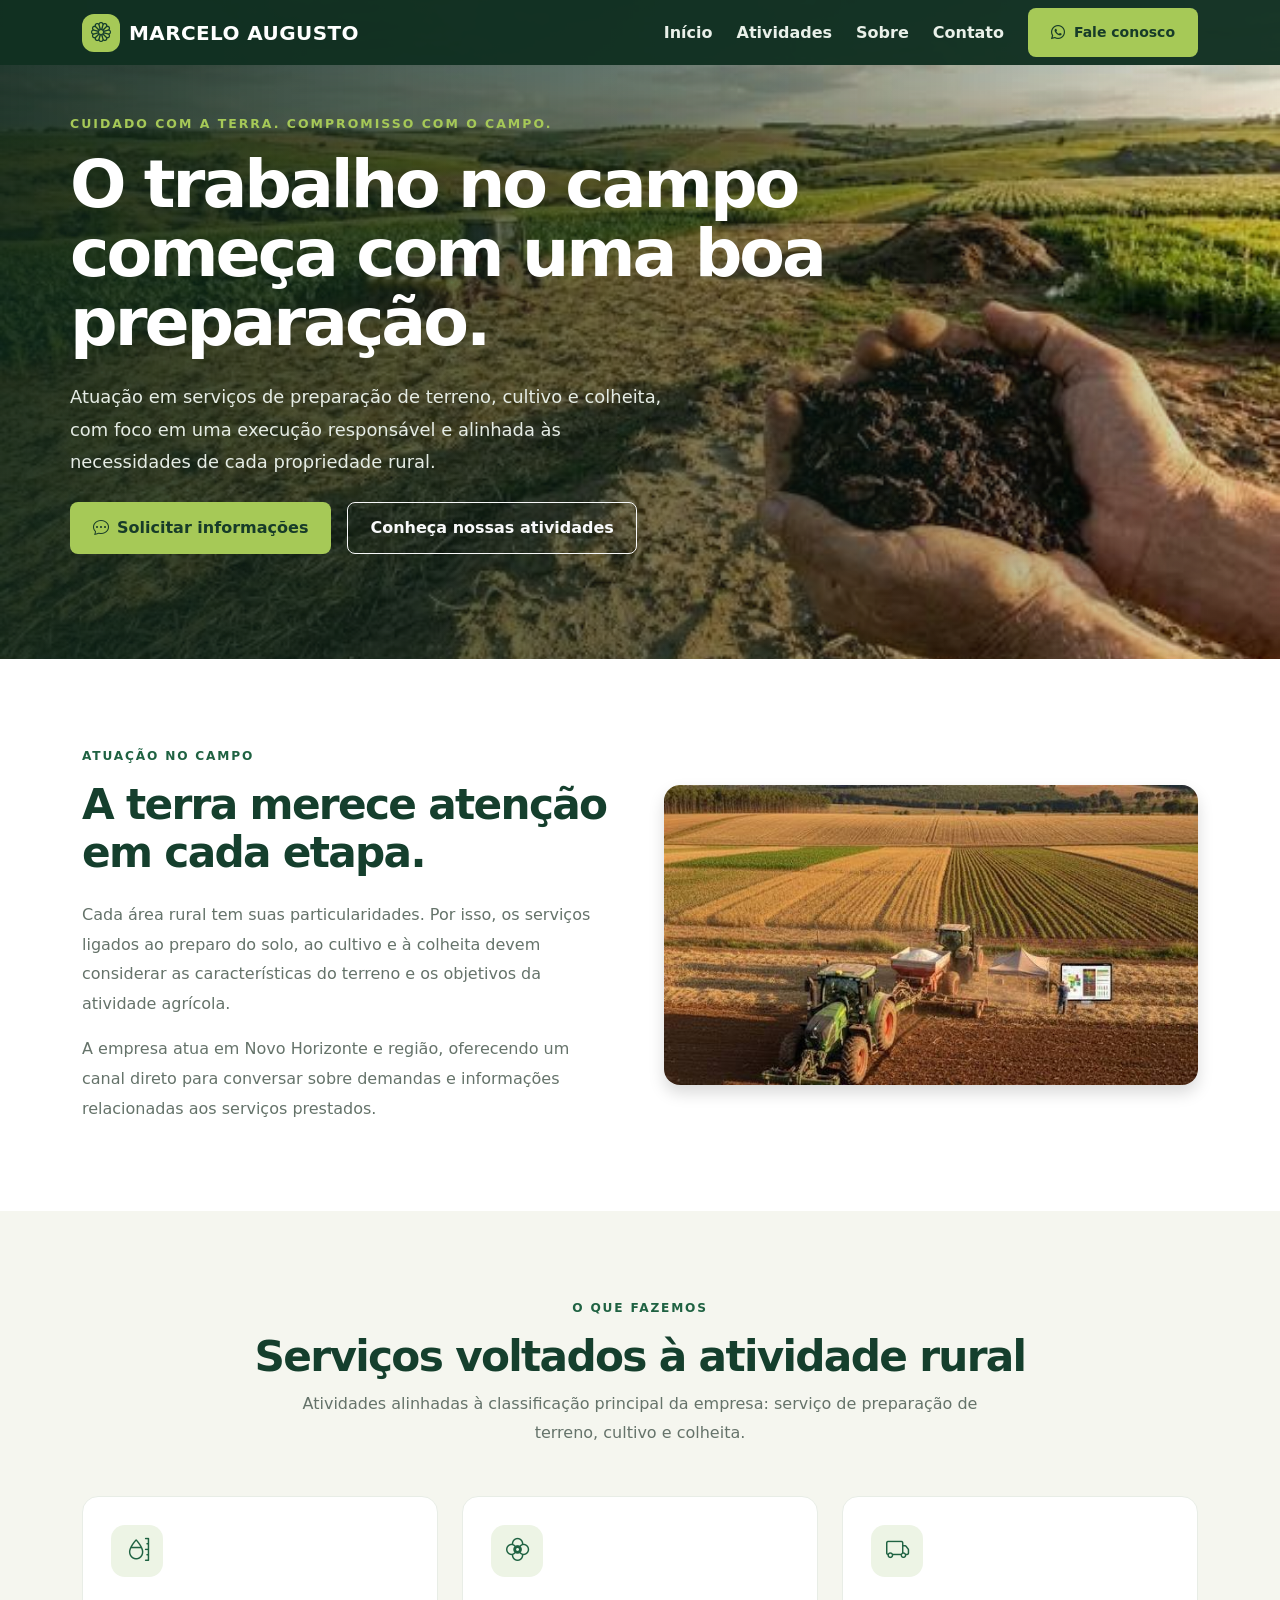
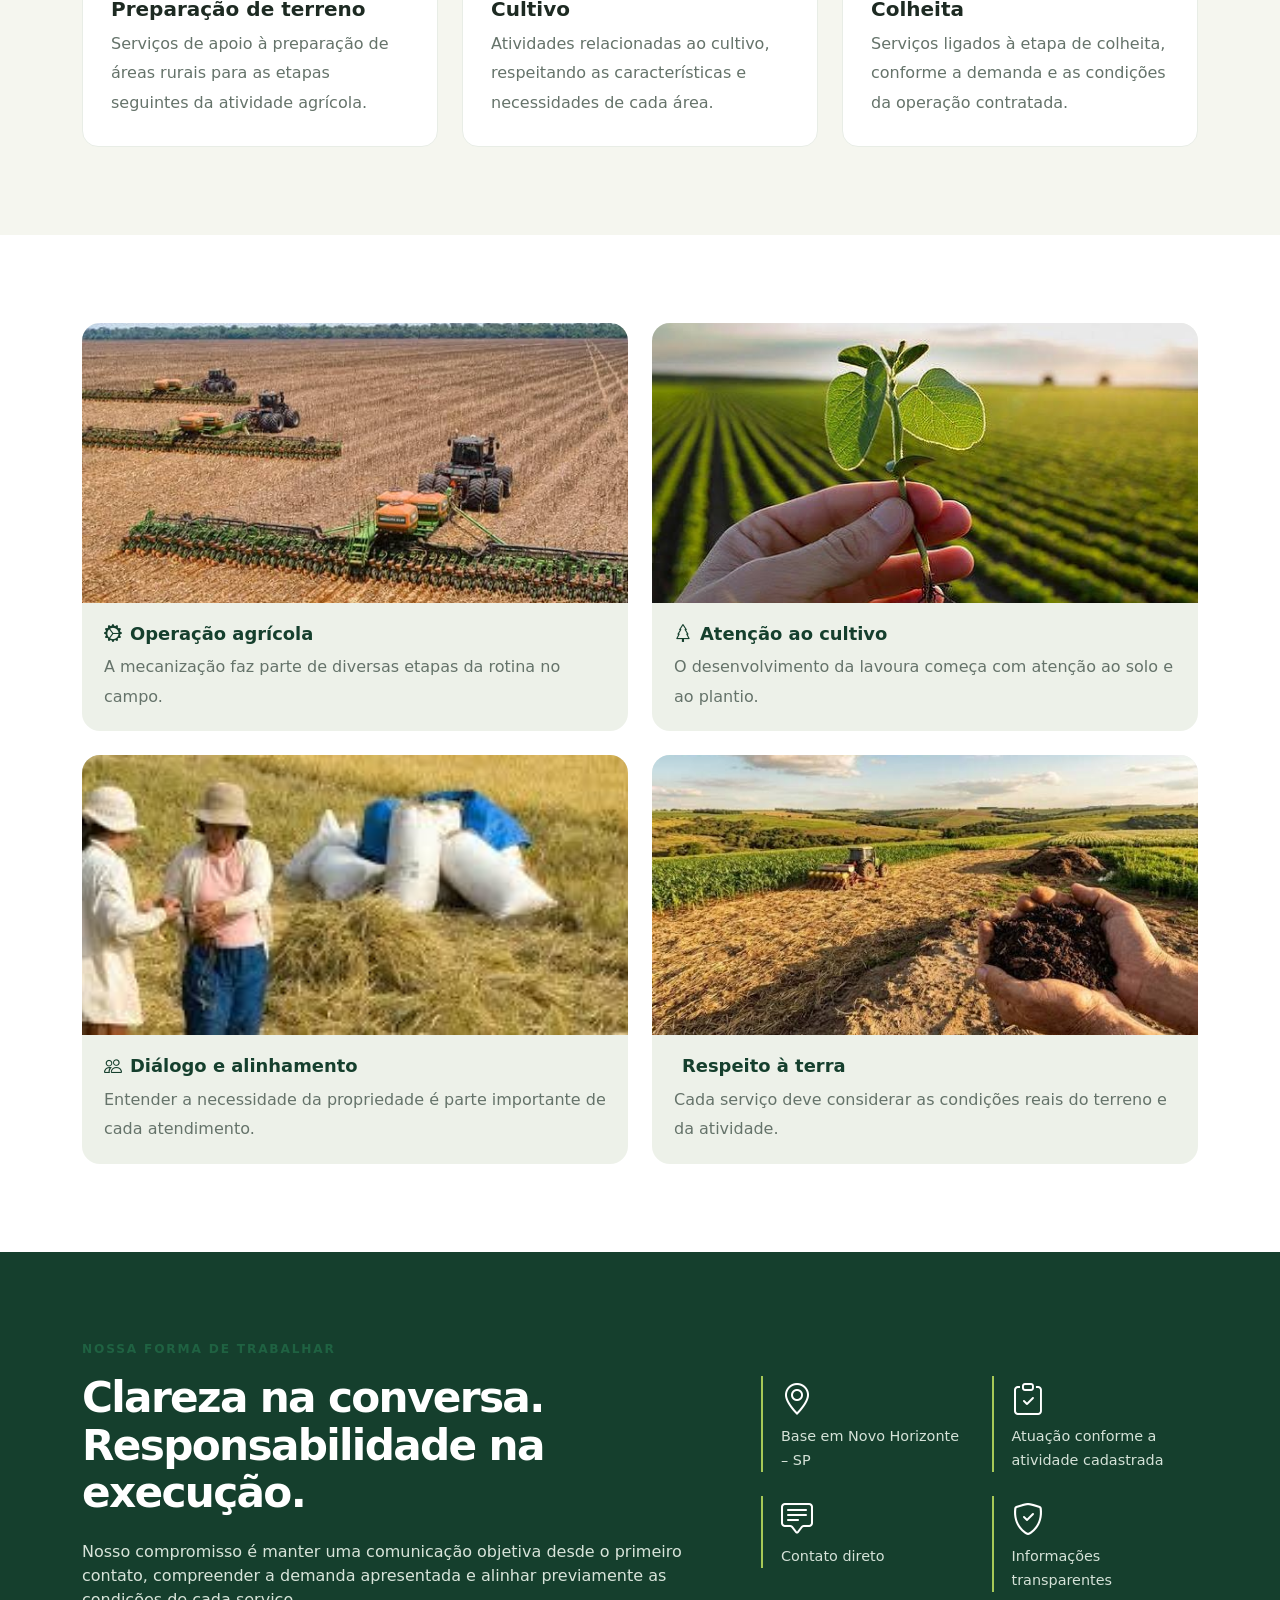
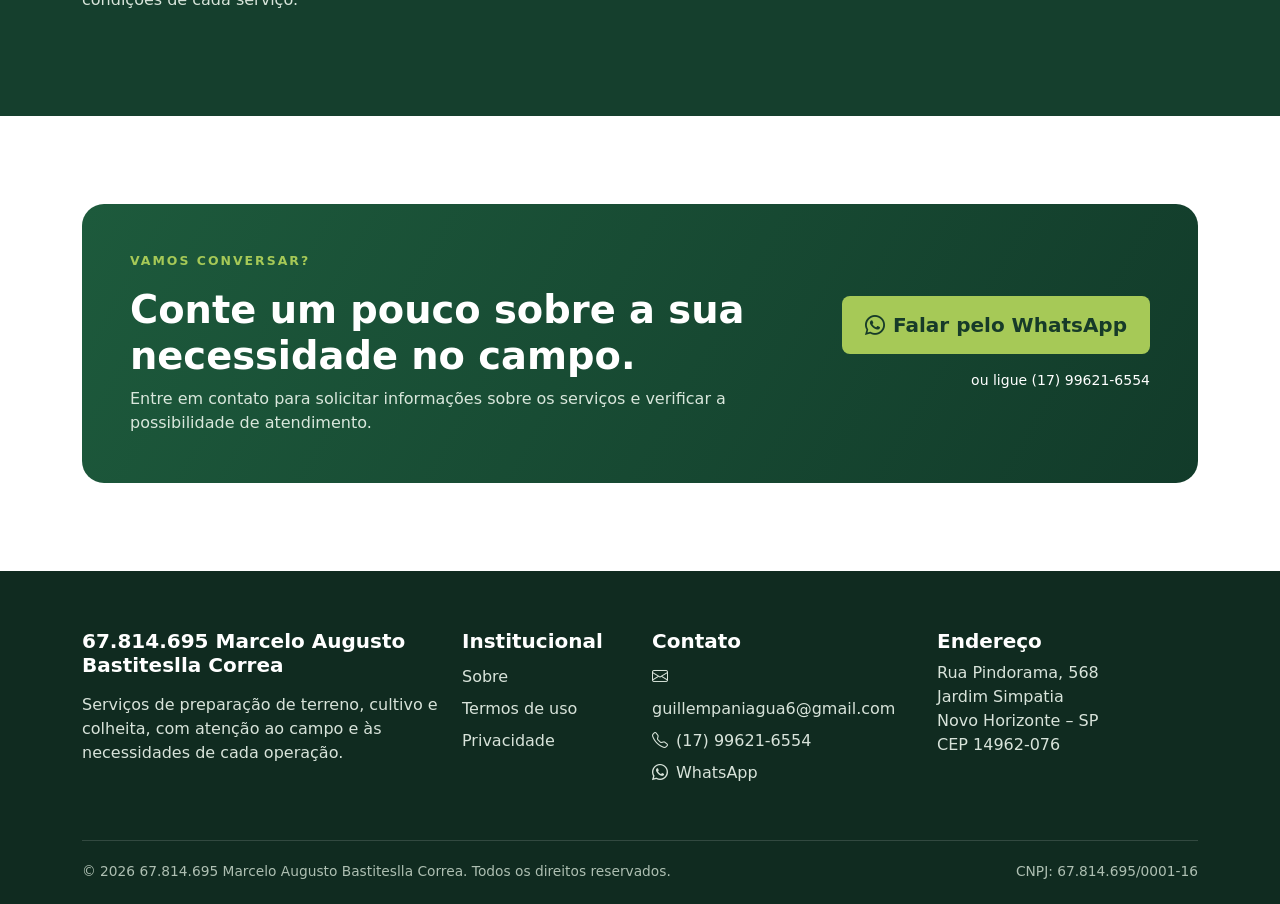
<file: index.html>
<!doctype html>
<html lang="pt-BR"><head>
<meta charset="utf-8"><meta name="viewport" content="width=device-width, initial-scale=1">
<meta name="theme-color" content="#153f2d">
<link href="https://cdn.jsdelivr.net/npm/bootstrap@5.3.3/dist/css/bootstrap.min.css" rel="stylesheet">
<link rel="stylesheet" href="https://cdn.jsdelivr.net/npm/bootstrap-icons@1.11.3/font/bootstrap-icons.min.css">
<link rel="stylesheet" href="styles.css">

<title>67.814.695 Marcelo Augusto Bastiteslla Correa | Serviços para o campo</title>
<meta name="description" content="Serviços de preparação de terreno, cultivo e colheita em Novo Horizonte, São Paulo. Entre em contato com Marcelo Augusto.">
</head><body>
<nav class="navbar navbar-expand-lg navbar-dark fixed-top">
 <div class="container"><a class="navbar-brand d-flex align-items-center" href="index.html"><span class="brand-mark"><i class="bi bi-flower1"></i></span>MARCELO AUGUSTO</a>
 <button class="navbar-toggler" type="button" data-bs-toggle="collapse" data-bs-target="#mainNav" aria-label="Abrir menu"><span class="navbar-toggler-icon"></span></button>
 <div class="collapse navbar-collapse" id="mainNav"><ul class="navbar-nav ms-auto align-items-lg-center gap-lg-2">
 <li class="nav-item"><a class="nav-link" href="index.html#inicio">Início</a></li><li class="nav-item"><a class="nav-link" href="index.html#servicos">Atividades</a></li><li class="nav-item"><a class="nav-link" href="sobre.html">Sobre</a></li><li class="nav-item"><a class="nav-link" href="index.html#contato">Contato</a></li>
 <li class="nav-item ms-lg-2"><a class="btn btn-field btn-sm" href="https://wa.me/5517996216554" target="_blank" rel="noopener"><i class="bi bi-whatsapp me-1"></i> Fale conosco</a></li>
 </ul></div></div></nav>

<main>
<section class="hero" id="inicio"><div class="container hero-content"><div class="eyebrow mb-3">Cuidado com a terra. Compromisso com o campo.</div><h1>O trabalho no campo começa com uma boa preparação.</h1><p class="mt-4 mb-4">Atuação em serviços de preparação de terreno, cultivo e colheita, com foco em uma execução responsável e alinhada às necessidades de cada propriedade rural.</p><div class="d-flex flex-wrap gap-3"><a class="btn btn-field" href="#contato"><i class="bi bi-chat-dots me-2"></i>Solicitar informações</a><a class="btn btn-outline-light" href="#servicos">Conheça nossas atividades</a></div></div></section>
<section class="section-pad"><div class="container"><div class="row align-items-center g-5"><div class="col-lg-6"><div class="section-kicker mb-3">Atuação no campo</div><h2 class="section-title mb-4">A terra merece atenção em cada etapa.</h2><p class="lead-copy">Cada área rural tem suas particularidades. Por isso, os serviços ligados ao preparo do solo, ao cultivo e à colheita devem considerar as características do terreno e os objetivos da atividade agrícola.</p><p class="lead-copy mb-0">A empresa atua em Novo Horizonte e região, oferecendo um canal direto para conversar sobre demandas e informações relacionadas aos serviços prestados.</p></div><div class="col-lg-6"><img src="assets/preparo-terra.jpg" class="img-fluid rounded-4 shadow" alt="Trabalho de preparação de área agrícola"></div></div></div></section>
<section class="section-pad" id="servicos" style="background:var(--cream)"><div class="container"><div class="text-center mb-5"><div class="section-kicker mb-3">O que fazemos</div><h2 class="section-title">Serviços voltados à atividade rural</h2><p class="lead-copy mx-auto" style="max-width:700px">Atividades alinhadas à classificação principal da empresa: serviço de preparação de terreno, cultivo e colheita.</p></div><div class="row g-4">
<div class="col-md-4"><article class="feature-card"><div class="icon-box"><i class="bi bi-moisture"></i></div><h3 class="h5 fw-bold">Preparação de terreno</h3><p class="lead-copy mb-0">Serviços de apoio à preparação de áreas rurais para as etapas seguintes da atividade agrícola.</p></article></div>
<div class="col-md-4"><article class="feature-card"><div class="icon-box"><i class="bi bi-flower2"></i></div><h3 class="h5 fw-bold">Cultivo</h3><p class="lead-copy mb-0">Atividades relacionadas ao cultivo, respeitando as características e necessidades de cada área.</p></article></div>
<div class="col-md-4"><article class="feature-card"><div class="icon-box"><i class="bi bi-truck"></i></div><h3 class="h5 fw-bold">Colheita</h3><p class="lead-copy mb-0">Serviços ligados à etapa de colheita, conforme a demanda e as condições da operação contratada.</p></article></div>
</div></div></section>
<section class="section-pad"><div class="container"><div class="row g-4 align-items-stretch">
<div class="col-lg-6"><div class="photo-card"><img src="assets/plantio-mecanizado.jpg" alt="Máquinas agrícolas realizando plantio no campo"><div class="photo-caption"><h3><i class="bi bi-gear-wide-connected me-2"></i>Operação agrícola</h3><p class="lead-copy mb-0">A mecanização faz parte de diversas etapas da rotina no campo.</p></div></div></div>
<div class="col-lg-6"><div class="photo-card"><img src="assets/muda-soja.jpg" alt="Muda jovem de soja em área cultivada"><div class="photo-caption"><h3><i class="bi bi-tree me-2"></i>Atenção ao cultivo</h3><p class="lead-copy mb-0">O desenvolvimento da lavoura começa com atenção ao solo e ao plantio.</p></div></div></div>
<div class="col-lg-6"><div class="photo-card"><img src="assets/orientacao-no-campo.jpg" alt="Profissionais conversando em uma área rural"><div class="photo-caption"><h3><i class="bi bi-people me-2"></i>Diálogo e alinhamento</h3><p class="lead-copy mb-0">Entender a necessidade da propriedade é parte importante de cada atendimento.</p></div></div></div>
<div class="col-lg-6"><div class="photo-card"><img src="assets/campo-solo.jpg" alt="Solo agrícola nas mãos em uma propriedade rural"><div class="photo-caption"><h3><i class="bi bi-leaf me-2"></i>Respeito à terra</h3><p class="lead-copy mb-0">Cada serviço deve considerar as condições reais do terreno e da atividade.</p></div></div></div>
</div></div></section>
<section class="band section-pad"><div class="container"><div class="row align-items-center g-5"><div class="col-lg-7"><div class="section-kicker mb-3">Nossa forma de trabalhar</div><h2 class="section-title mb-4">Clareza na conversa. Responsabilidade na execução.</h2><p>Nosso compromisso é manter uma comunicação objetiva desde o primeiro contato, compreender a demanda apresentada e alinhar previamente as condições de cada serviço.</p></div><div class="col-lg-5"><div class="row g-4"><div class="col-6"><div class="stat"><strong><i class="bi bi-geo-alt"></i></strong><span>Base em Novo Horizonte – SP</span></div></div><div class="col-6"><div class="stat"><strong><i class="bi bi-clipboard-check"></i></strong><span>Atuação conforme a atividade cadastrada</span></div></div><div class="col-6"><div class="stat"><strong><i class="bi bi-chat-square-text"></i></strong><span>Contato direto</span></div></div><div class="col-6"><div class="stat"><strong><i class="bi bi-shield-check"></i></strong><span>Informações transparentes</span></div></div></div></div></div></div></section>
<section class="section-pad" id="contato"><div class="container"><div class="cta"><div class="row align-items-center g-4"><div class="col-lg-8"><div class="eyebrow mb-3">Vamos conversar?</div><h2>Conte um pouco sobre a sua necessidade no campo.</h2><p class="mb-0">Entre em contato para solicitar informações sobre os serviços e verificar a possibilidade de atendimento.</p></div><div class="col-lg-4 text-lg-end"><a class="btn btn-field btn-lg" href="https://wa.me/5517996216554?text=Ol%C3%A1%2C%20gostaria%20de%20mais%20informa%C3%A7%C3%B5es%20sobre%20os%20servi%C3%A7os." target="_blank" rel="noopener"><i class="bi bi-whatsapp me-2"></i>Falar pelo WhatsApp</a><div class="small mt-3">ou ligue (17) 99621-6554</div></div></div></div></div></section>
</main>
<footer><div class="container"><div class="row g-4">
 <div class="col-lg-4"><h5>67.814.695 Marcelo Augusto Bastiteslla Correa</h5><p class="mt-3">Serviços de preparação de terreno, cultivo e colheita, com atenção ao campo e às necessidades de cada operação.</p></div>
 <div class="col-6 col-lg-2"><h5>Institucional</h5><ul class="list-unstyled lh-lg"><li><a href="sobre.html">Sobre</a></li><li><a href="termos-de-uso.html">Termos de uso</a></li><li><a href="politica-de-privacidade.html">Privacidade</a></li></ul></div>
 <div class="col-6 col-lg-3"><h5>Contato</h5><ul class="list-unstyled lh-lg"><li><i class="bi bi-envelope me-2"></i><a href="mailto:guillempaniagua6@gmail.com">guillempaniagua6@gmail.com</a></li><li><i class="bi bi-telephone me-2"></i><a href="tel:+5517996216554">(17) 99621-6554</a></li><li><i class="bi bi-whatsapp me-2"></i><a href="https://wa.me/5517996216554" target="_blank" rel="noopener">WhatsApp</a></li></ul></div>
 <div class="col-lg-3"><h5>Endereço</h5><p>Rua Pindorama, 568<br>Jardim Simpatia<br>Novo Horizonte – SP<br>CEP 14962-076</p></div>
 </div><div class="footer-bottom d-flex flex-column flex-md-row justify-content-between gap-2"><span>© 2026 67.814.695 Marcelo Augusto Bastiteslla Correa. Todos os direitos reservados.</span><span>CNPJ: 67.814.695/0001-16</span></div></div></footer>
<script src="https://cdn.jsdelivr.net/npm/bootstrap@5.3.3/dist/js/bootstrap.bundle.min.js"></script>
</body></html>
</file>
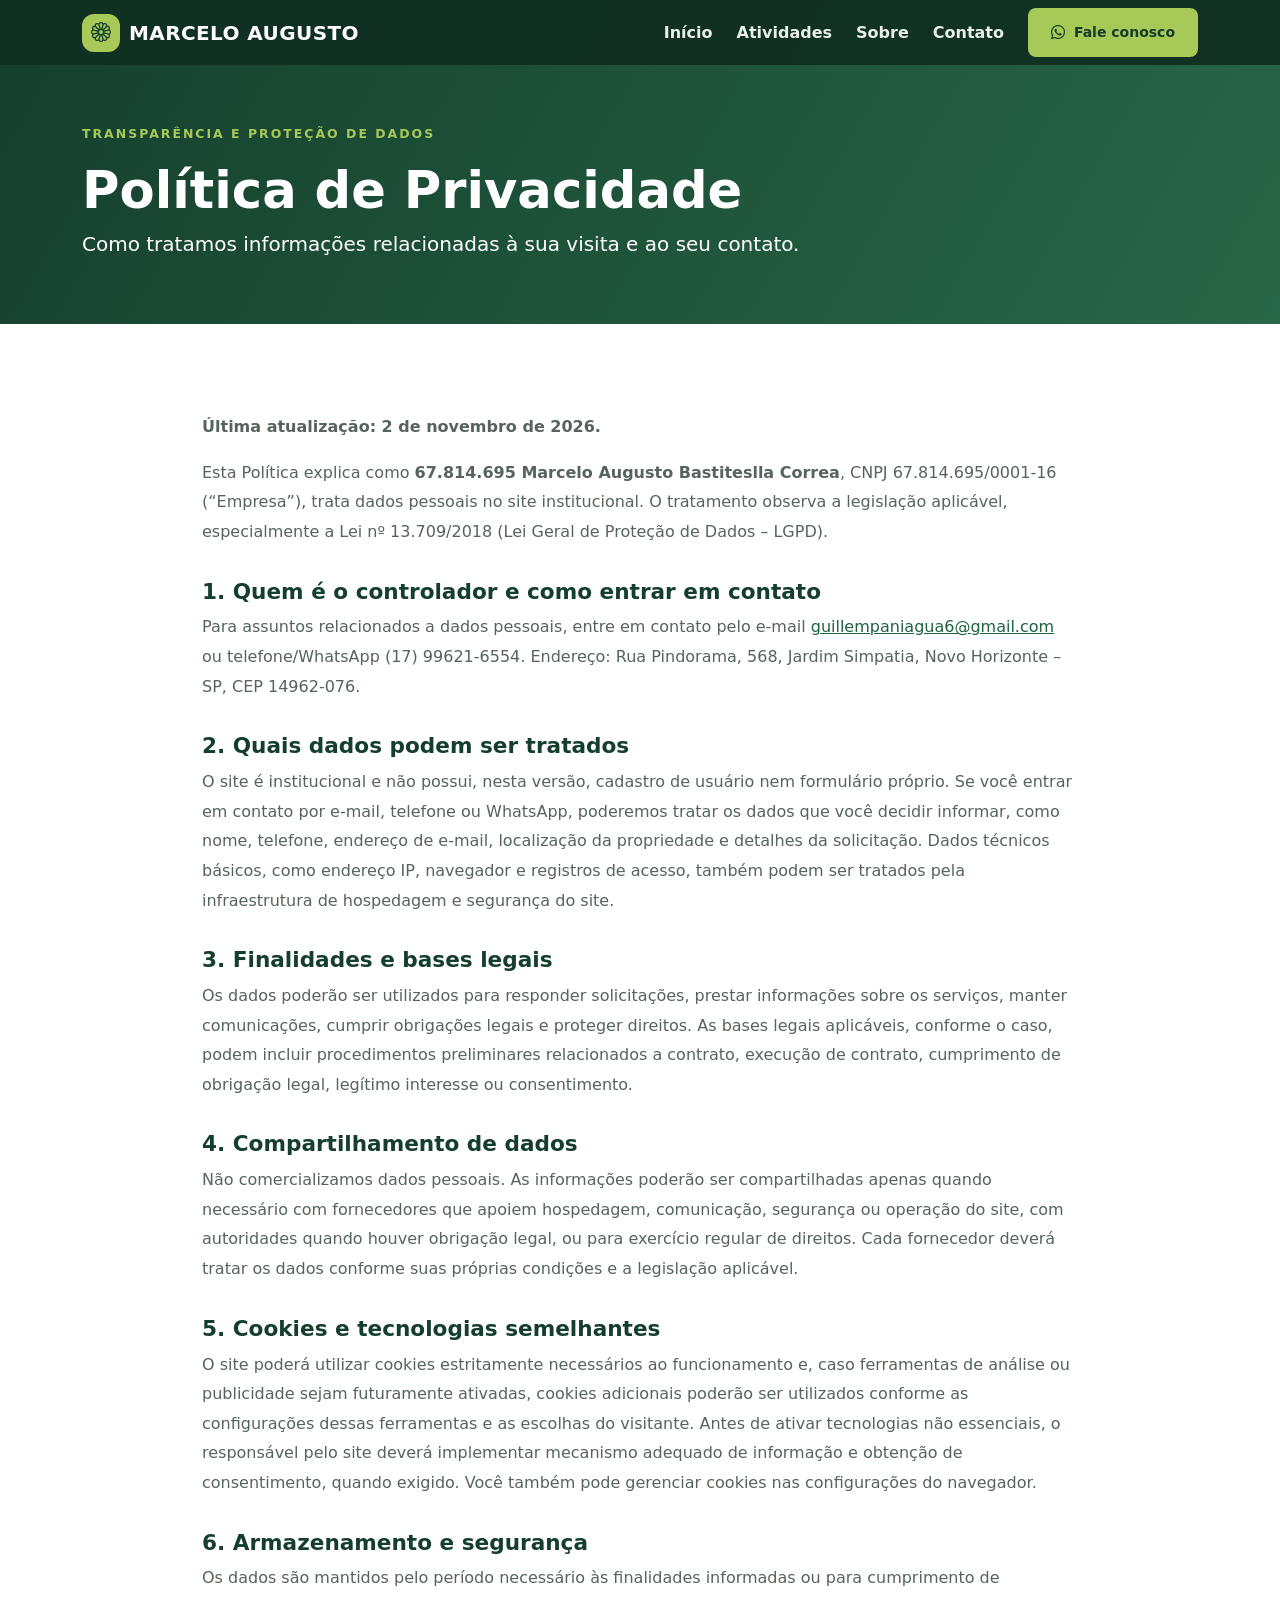
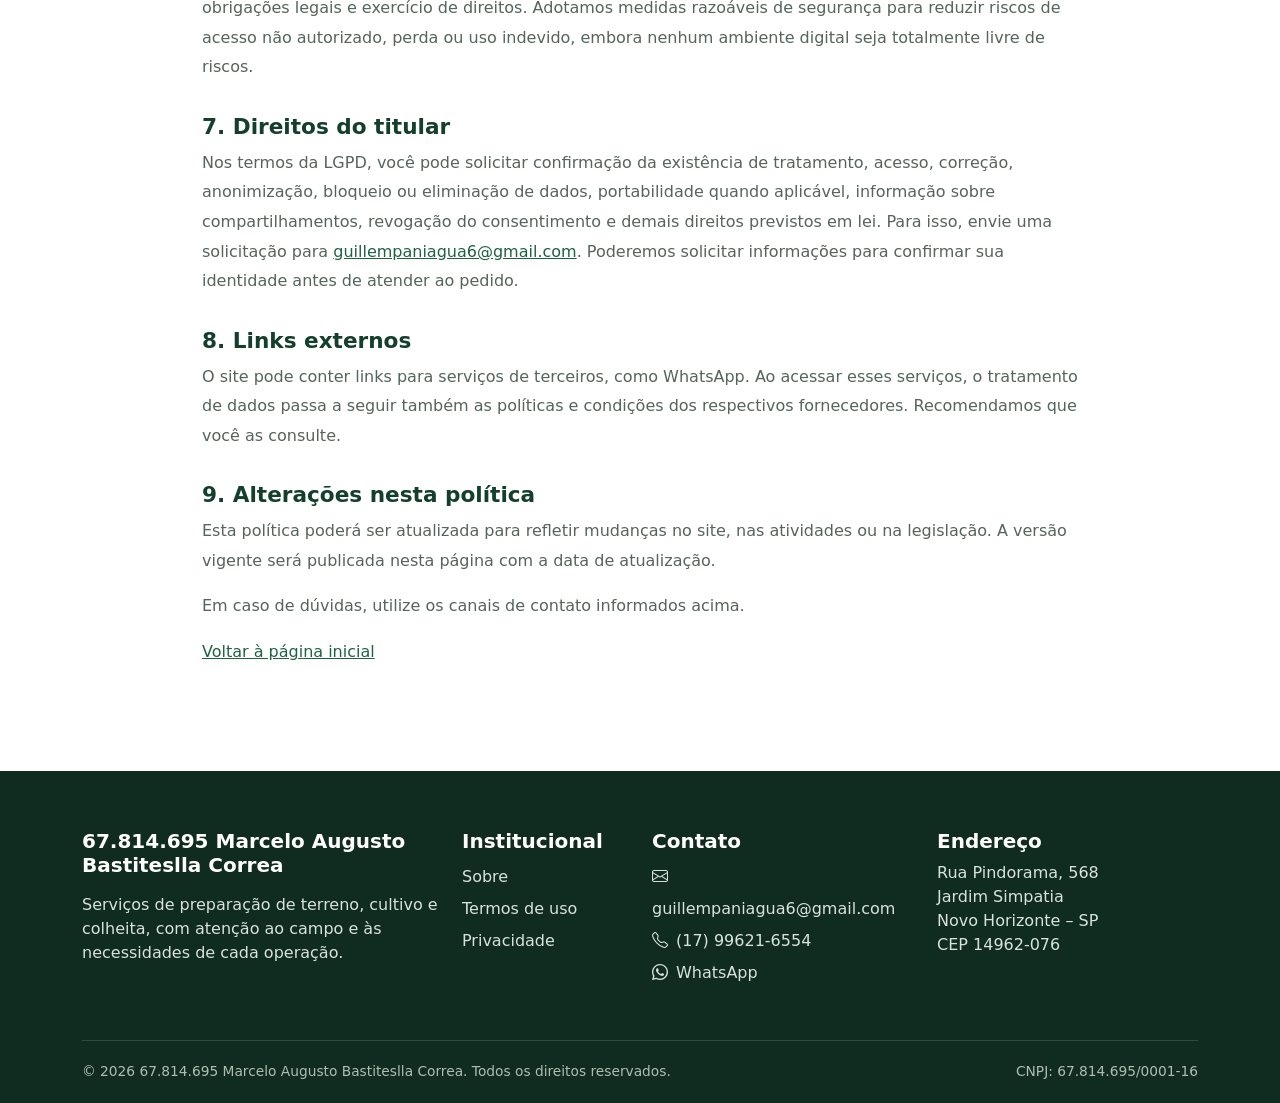
<file: politica-de-privacidade.html>
<!doctype html><html lang="pt-BR"><head>
<meta charset="utf-8"><meta name="viewport" content="width=device-width, initial-scale=1">
<meta name="theme-color" content="#153f2d">
<link href="https://cdn.jsdelivr.net/npm/bootstrap@5.3.3/dist/css/bootstrap.min.css" rel="stylesheet">
<link rel="stylesheet" href="https://cdn.jsdelivr.net/npm/bootstrap-icons@1.11.3/font/bootstrap-icons.min.css">
<link rel="stylesheet" href="styles.css">
<title>Política de Privacidade | 67.814.695 Marcelo Augusto Bastiteslla Correa</title><meta name="description" content="Política de Privacidade e tratamento de dados pessoais do site."></head><body>
<nav class="navbar navbar-expand-lg navbar-dark fixed-top">
 <div class="container"><a class="navbar-brand d-flex align-items-center" href="index.html"><span class="brand-mark"><i class="bi bi-flower1"></i></span>MARCELO AUGUSTO</a>
 <button class="navbar-toggler" type="button" data-bs-toggle="collapse" data-bs-target="#mainNav" aria-label="Abrir menu"><span class="navbar-toggler-icon"></span></button>
 <div class="collapse navbar-collapse" id="mainNav"><ul class="navbar-nav ms-auto align-items-lg-center gap-lg-2">
 <li class="nav-item"><a class="nav-link" href="index.html#inicio">Início</a></li><li class="nav-item"><a class="nav-link" href="index.html#servicos">Atividades</a></li><li class="nav-item"><a class="nav-link" href="sobre.html">Sobre</a></li><li class="nav-item"><a class="nav-link" href="index.html#contato">Contato</a></li>
 <li class="nav-item ms-lg-2"><a class="btn btn-field btn-sm" href="https://wa.me/5517996216554" target="_blank" rel="noopener"><i class="bi bi-whatsapp me-1"></i> Fale conosco</a></li>
 </ul></div></div></nav>

<header class="page-hero"><div class="container"><div class="eyebrow mb-3">Transparência e proteção de dados</div><h1>Política de Privacidade</h1><p class="lead mb-0">Como tratamos informações relacionadas à sua visita e ao seu contato.</p></div></header>
<main class="section-pad"><div class="container legal-content"><p><strong>Última atualização: 2 de novembro de 2026.</strong></p><p>Esta Política explica como <strong>67.814.695 Marcelo Augusto Bastiteslla Correa</strong>, CNPJ 67.814.695/0001-16 (“Empresa”), trata dados pessoais no site institucional. O tratamento observa a legislação aplicável, especialmente a Lei nº 13.709/2018 (Lei Geral de Proteção de Dados – LGPD).</p>
<h2>1. Quem é o controlador e como entrar em contato</h2><p>Para assuntos relacionados a dados pessoais, entre em contato pelo e-mail <a href="mailto:guillempaniagua6@gmail.com">guillempaniagua6@gmail.com</a> ou telefone/WhatsApp (17) 99621-6554. Endereço: Rua Pindorama, 568, Jardim Simpatia, Novo Horizonte – SP, CEP 14962-076.</p>
<h2>2. Quais dados podem ser tratados</h2><p>O site é institucional e não possui, nesta versão, cadastro de usuário nem formulário próprio. Se você entrar em contato por e-mail, telefone ou WhatsApp, poderemos tratar os dados que você decidir informar, como nome, telefone, endereço de e-mail, localização da propriedade e detalhes da solicitação. Dados técnicos básicos, como endereço IP, navegador e registros de acesso, também podem ser tratados pela infraestrutura de hospedagem e segurança do site.</p>
<h2>3. Finalidades e bases legais</h2><p>Os dados poderão ser utilizados para responder solicitações, prestar informações sobre os serviços, manter comunicações, cumprir obrigações legais e proteger direitos. As bases legais aplicáveis, conforme o caso, podem incluir procedimentos preliminares relacionados a contrato, execução de contrato, cumprimento de obrigação legal, legítimo interesse ou consentimento.</p>
<h2>4. Compartilhamento de dados</h2><p>Não comercializamos dados pessoais. As informações poderão ser compartilhadas apenas quando necessário com fornecedores que apoiem hospedagem, comunicação, segurança ou operação do site, com autoridades quando houver obrigação legal, ou para exercício regular de direitos. Cada fornecedor deverá tratar os dados conforme suas próprias condições e a legislação aplicável.</p>
<h2>5. Cookies e tecnologias semelhantes</h2><p>O site poderá utilizar cookies estritamente necessários ao funcionamento e, caso ferramentas de análise ou publicidade sejam futuramente ativadas, cookies adicionais poderão ser utilizados conforme as configurações dessas ferramentas e as escolhas do visitante. Antes de ativar tecnologias não essenciais, o responsável pelo site deverá implementar mecanismo adequado de informação e obtenção de consentimento, quando exigido. Você também pode gerenciar cookies nas configurações do navegador.</p>
<h2>6. Armazenamento e segurança</h2><p>Os dados são mantidos pelo período necessário às finalidades informadas ou para cumprimento de obrigações legais e exercício de direitos. Adotamos medidas razoáveis de segurança para reduzir riscos de acesso não autorizado, perda ou uso indevido, embora nenhum ambiente digital seja totalmente livre de riscos.</p>
<h2>7. Direitos do titular</h2><p>Nos termos da LGPD, você pode solicitar confirmação da existência de tratamento, acesso, correção, anonimização, bloqueio ou eliminação de dados, portabilidade quando aplicável, informação sobre compartilhamentos, revogação do consentimento e demais direitos previstos em lei. Para isso, envie uma solicitação para <a href="mailto:guillempaniagua6@gmail.com">guillempaniagua6@gmail.com</a>. Poderemos solicitar informações para confirmar sua identidade antes de atender ao pedido.</p>
<h2>8. Links externos</h2><p>O site pode conter links para serviços de terceiros, como WhatsApp. Ao acessar esses serviços, o tratamento de dados passa a seguir também as políticas e condições dos respectivos fornecedores. Recomendamos que você as consulte.</p>
<h2>9. Alterações nesta política</h2><p>Esta política poderá ser atualizada para refletir mudanças no site, nas atividades ou na legislação. A versão vigente será publicada nesta página com a data de atualização.</p>
<p>Em caso de dúvidas, utilize os canais de contato informados acima.</p><p><a href="index.html">Voltar à página inicial</a></p></div></main>
<footer><div class="container"><div class="row g-4">
 <div class="col-lg-4"><h5>67.814.695 Marcelo Augusto Bastiteslla Correa</h5><p class="mt-3">Serviços de preparação de terreno, cultivo e colheita, com atenção ao campo e às necessidades de cada operação.</p></div>
 <div class="col-6 col-lg-2"><h5>Institucional</h5><ul class="list-unstyled lh-lg"><li><a href="sobre.html">Sobre</a></li><li><a href="termos-de-uso.html">Termos de uso</a></li><li><a href="politica-de-privacidade.html">Privacidade</a></li></ul></div>
 <div class="col-6 col-lg-3"><h5>Contato</h5><ul class="list-unstyled lh-lg"><li><i class="bi bi-envelope me-2"></i><a href="mailto:guillempaniagua6@gmail.com">guillempaniagua6@gmail.com</a></li><li><i class="bi bi-telephone me-2"></i><a href="tel:+5517996216554">(17) 99621-6554</a></li><li><i class="bi bi-whatsapp me-2"></i><a href="https://wa.me/5517996216554" target="_blank" rel="noopener">WhatsApp</a></li></ul></div>
 <div class="col-lg-3"><h5>Endereço</h5><p>Rua Pindorama, 568<br>Jardim Simpatia<br>Novo Horizonte – SP<br>CEP 14962-076</p></div>
 </div><div class="footer-bottom d-flex flex-column flex-md-row justify-content-between gap-2"><span>© 2026 67.814.695 Marcelo Augusto Bastiteslla Correa. Todos os direitos reservados.</span><span>CNPJ: 67.814.695/0001-16</span></div></div></footer>
<script src="https://cdn.jsdelivr.net/npm/bootstrap@5.3.3/dist/js/bootstrap.bundle.min.js"></script>
</body></html>
</file>
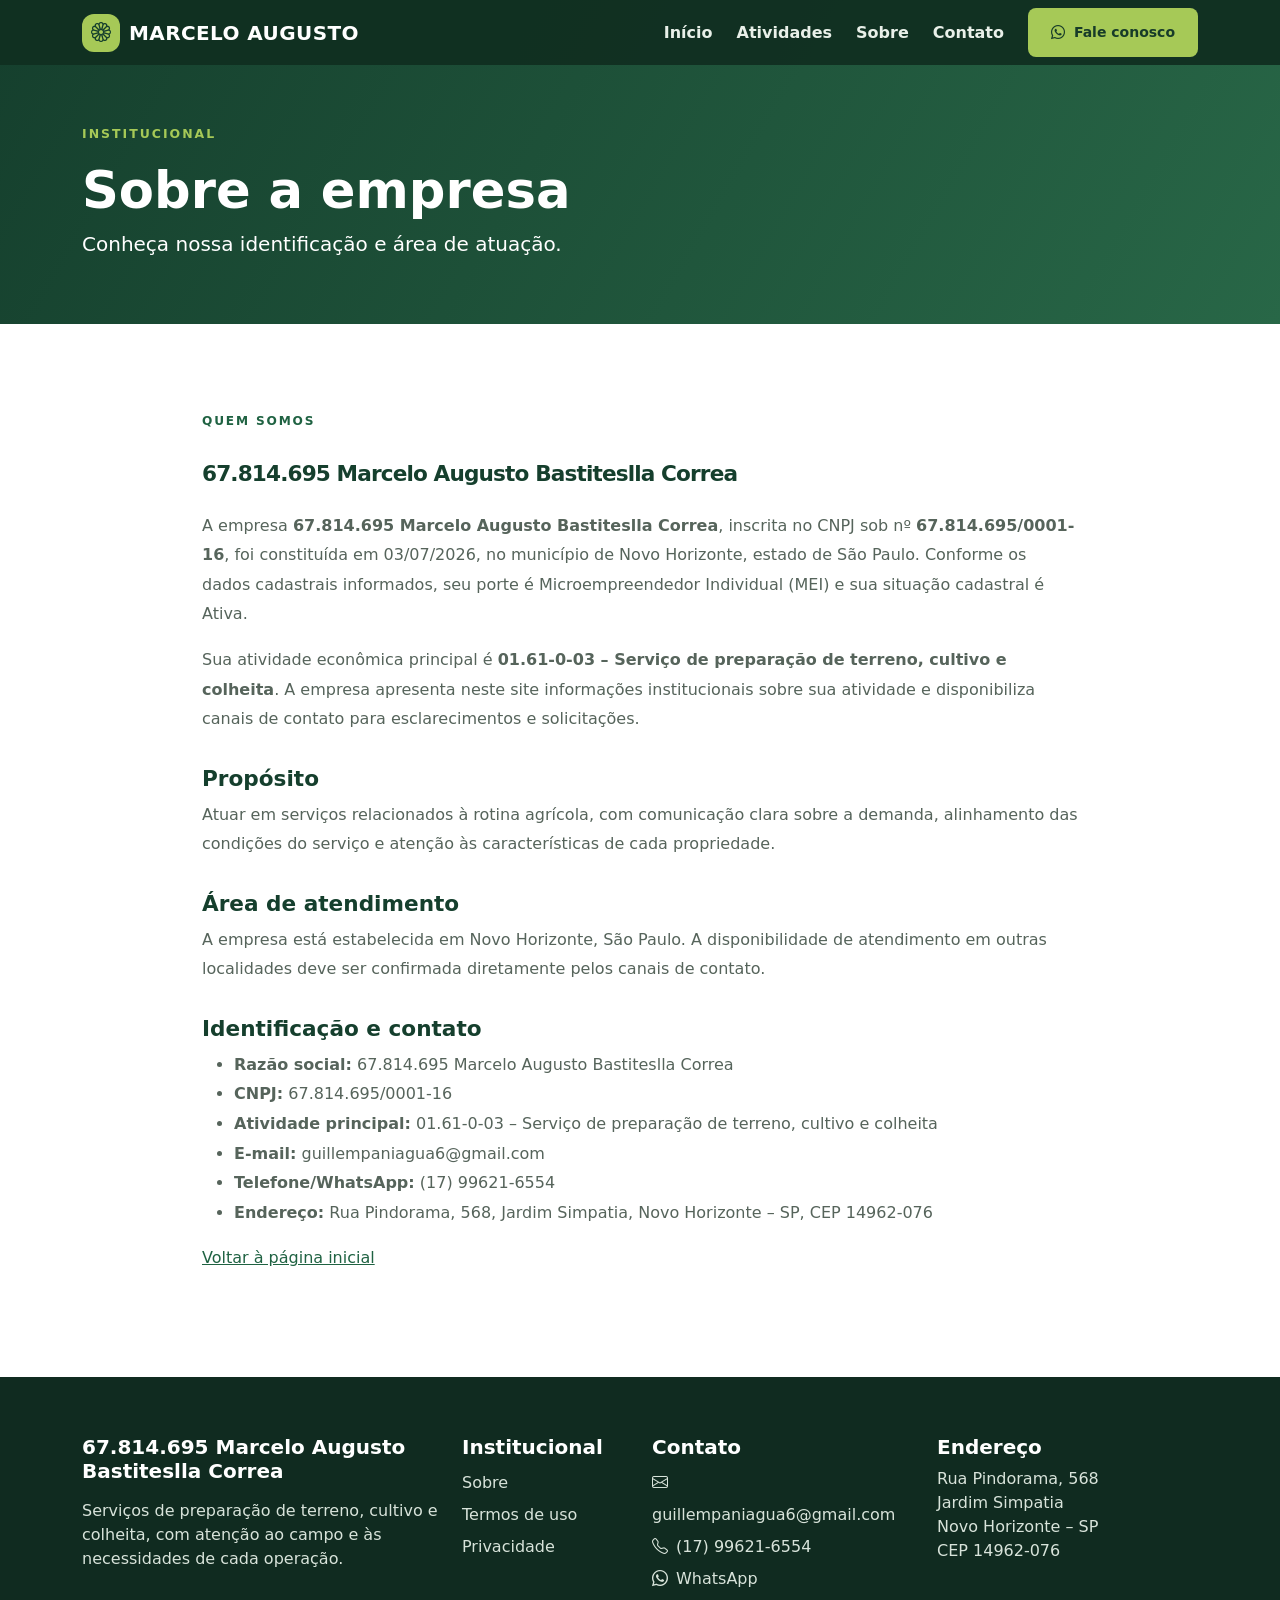
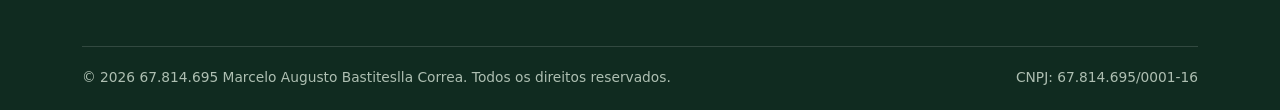
<file: sobre.html>
<!doctype html><html lang="pt-BR"><head>
<meta charset="utf-8"><meta name="viewport" content="width=device-width, initial-scale=1">
<meta name="theme-color" content="#153f2d">
<link href="https://cdn.jsdelivr.net/npm/bootstrap@5.3.3/dist/css/bootstrap.min.css" rel="stylesheet">
<link rel="stylesheet" href="https://cdn.jsdelivr.net/npm/bootstrap-icons@1.11.3/font/bootstrap-icons.min.css">
<link rel="stylesheet" href="styles.css">
<title>Sobre | 67.814.695 Marcelo Augusto Bastiteslla Correa</title><meta name="description" content="Conheça a empresa 67.814.695 Marcelo Augusto Bastiteslla Correa, em Novo Horizonte - SP."></head><body>
<nav class="navbar navbar-expand-lg navbar-dark fixed-top">
 <div class="container"><a class="navbar-brand d-flex align-items-center" href="index.html"><span class="brand-mark"><i class="bi bi-flower1"></i></span>MARCELO AUGUSTO</a>
 <button class="navbar-toggler" type="button" data-bs-toggle="collapse" data-bs-target="#mainNav" aria-label="Abrir menu"><span class="navbar-toggler-icon"></span></button>
 <div class="collapse navbar-collapse" id="mainNav"><ul class="navbar-nav ms-auto align-items-lg-center gap-lg-2">
 <li class="nav-item"><a class="nav-link" href="index.html#inicio">Início</a></li><li class="nav-item"><a class="nav-link" href="index.html#servicos">Atividades</a></li><li class="nav-item"><a class="nav-link" href="sobre.html">Sobre</a></li><li class="nav-item"><a class="nav-link" href="index.html#contato">Contato</a></li>
 <li class="nav-item ms-lg-2"><a class="btn btn-field btn-sm" href="https://wa.me/5517996216554" target="_blank" rel="noopener"><i class="bi bi-whatsapp me-1"></i> Fale conosco</a></li>
 </ul></div></div></nav>

<header class="page-hero"><div class="container"><div class="eyebrow mb-3">Institucional</div><h1>Sobre a empresa</h1><p class="lead mb-0">Conheça nossa identificação e área de atuação.</p></div></header>
<main class="section-pad"><div class="container legal-content"><div class="section-kicker mb-2">Quem somos</div><h2 class="section-title mb-4">67.814.695 Marcelo Augusto Bastiteslla Correa</h2><p>A empresa <strong>67.814.695 Marcelo Augusto Bastiteslla Correa</strong>, inscrita no CNPJ sob nº <strong>67.814.695/0001-16</strong>, foi constituída em 03/07/2026, no município de Novo Horizonte, estado de São Paulo. Conforme os dados cadastrais informados, seu porte é Microempreendedor Individual (MEI) e sua situação cadastral é Ativa.</p><p>Sua atividade econômica principal é <strong>01.61-0-03 – Serviço de preparação de terreno, cultivo e colheita</strong>. A empresa apresenta neste site informações institucionais sobre sua atividade e disponibiliza canais de contato para esclarecimentos e solicitações.</p><h2>Propósito</h2><p>Atuar em serviços relacionados à rotina agrícola, com comunicação clara sobre a demanda, alinhamento das condições do serviço e atenção às características de cada propriedade.</p><h2>Área de atendimento</h2><p>A empresa está estabelecida em Novo Horizonte, São Paulo. A disponibilidade de atendimento em outras localidades deve ser confirmada diretamente pelos canais de contato.</p><h2>Identificação e contato</h2><ul><li><strong>Razão social:</strong> 67.814.695 Marcelo Augusto Bastiteslla Correa</li><li><strong>CNPJ:</strong> 67.814.695/0001-16</li><li><strong>Atividade principal:</strong> 01.61-0-03 – Serviço de preparação de terreno, cultivo e colheita</li><li><strong>E-mail:</strong> guillempaniagua6@gmail.com</li><li><strong>Telefone/WhatsApp:</strong> (17) 99621-6554</li><li><strong>Endereço:</strong> Rua Pindorama, 568, Jardim Simpatia, Novo Horizonte – SP, CEP 14962-076</li></ul><p><a href="index.html">Voltar à página inicial</a></p></div></main>
<footer><div class="container"><div class="row g-4">
 <div class="col-lg-4"><h5>67.814.695 Marcelo Augusto Bastiteslla Correa</h5><p class="mt-3">Serviços de preparação de terreno, cultivo e colheita, com atenção ao campo e às necessidades de cada operação.</p></div>
 <div class="col-6 col-lg-2"><h5>Institucional</h5><ul class="list-unstyled lh-lg"><li><a href="sobre.html">Sobre</a></li><li><a href="termos-de-uso.html">Termos de uso</a></li><li><a href="politica-de-privacidade.html">Privacidade</a></li></ul></div>
 <div class="col-6 col-lg-3"><h5>Contato</h5><ul class="list-unstyled lh-lg"><li><i class="bi bi-envelope me-2"></i><a href="mailto:guillempaniagua6@gmail.com">guillempaniagua6@gmail.com</a></li><li><i class="bi bi-telephone me-2"></i><a href="tel:+5517996216554">(17) 99621-6554</a></li><li><i class="bi bi-whatsapp me-2"></i><a href="https://wa.me/5517996216554" target="_blank" rel="noopener">WhatsApp</a></li></ul></div>
 <div class="col-lg-3"><h5>Endereço</h5><p>Rua Pindorama, 568<br>Jardim Simpatia<br>Novo Horizonte – SP<br>CEP 14962-076</p></div>
 </div><div class="footer-bottom d-flex flex-column flex-md-row justify-content-between gap-2"><span>© 2026 67.814.695 Marcelo Augusto Bastiteslla Correa. Todos os direitos reservados.</span><span>CNPJ: 67.814.695/0001-16</span></div></div></footer>
<script src="https://cdn.jsdelivr.net/npm/bootstrap@5.3.3/dist/js/bootstrap.bundle.min.js"></script>
</body></html>
</file>
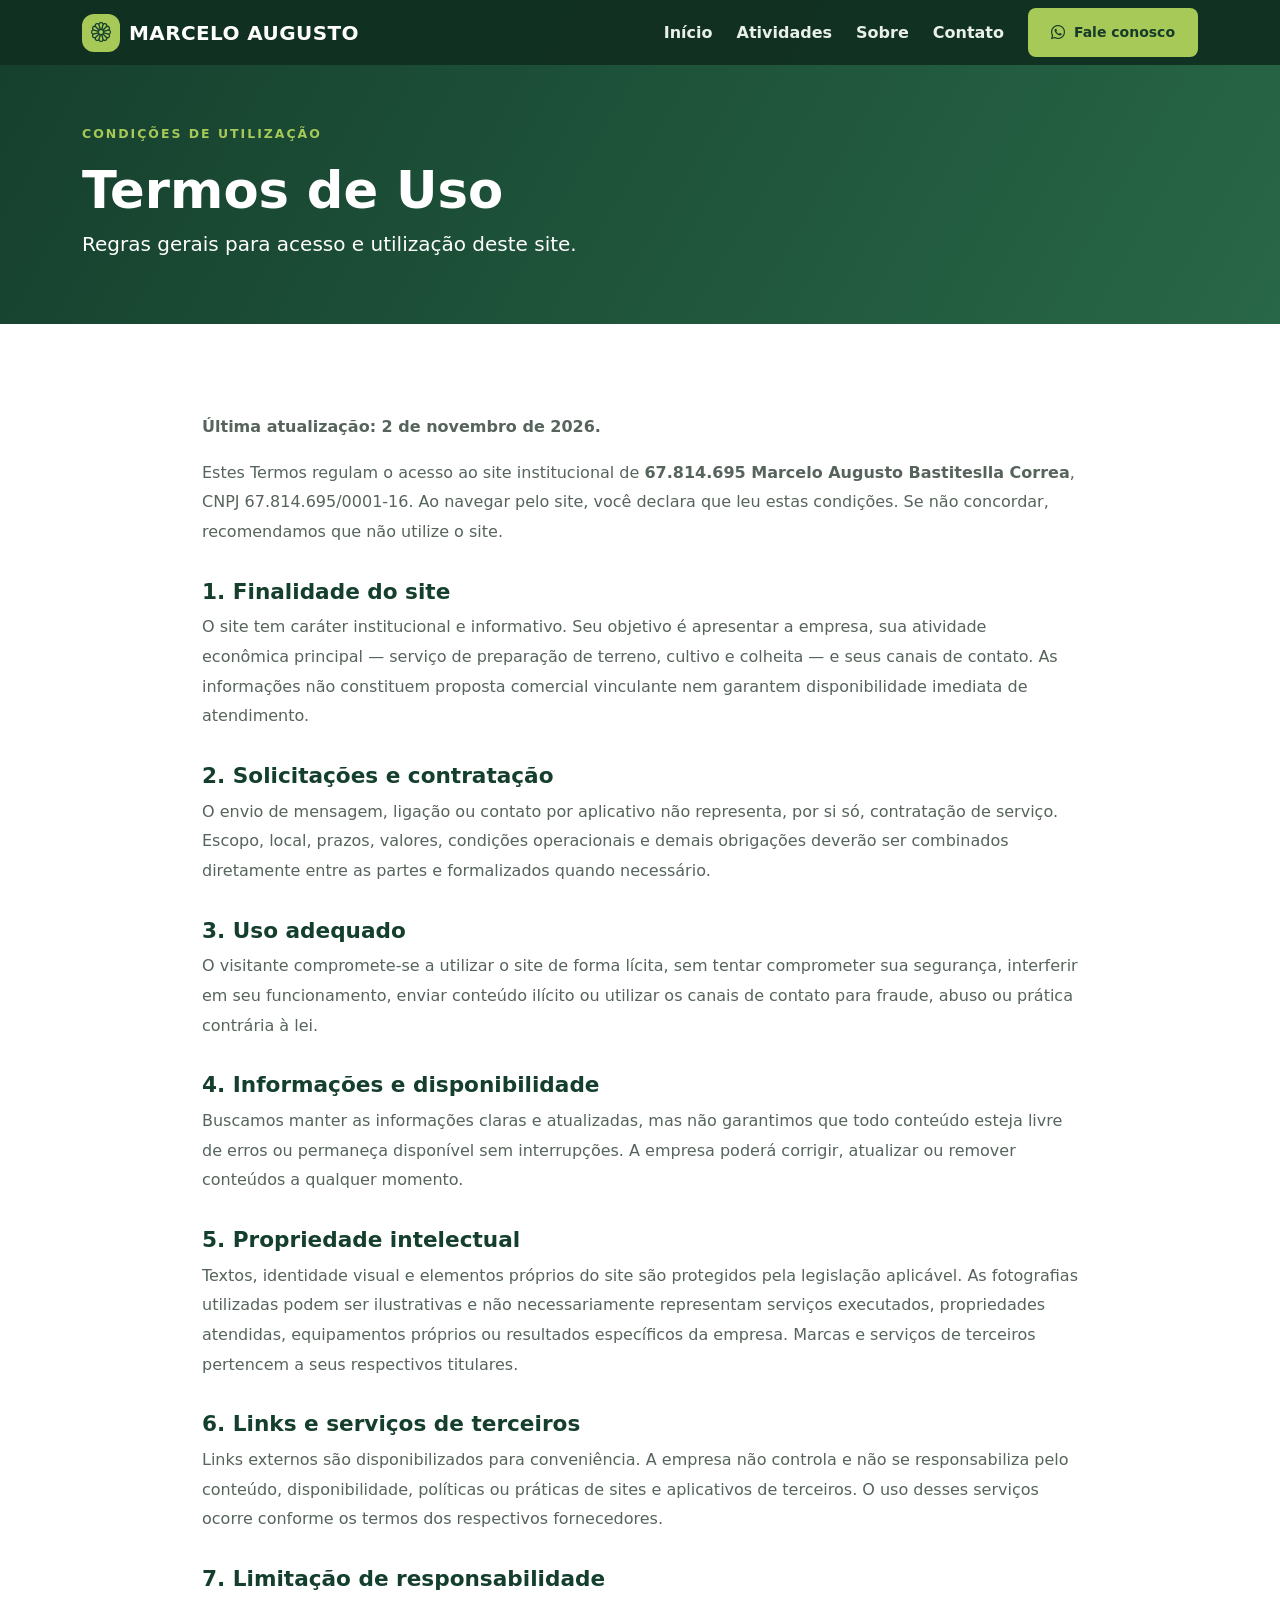
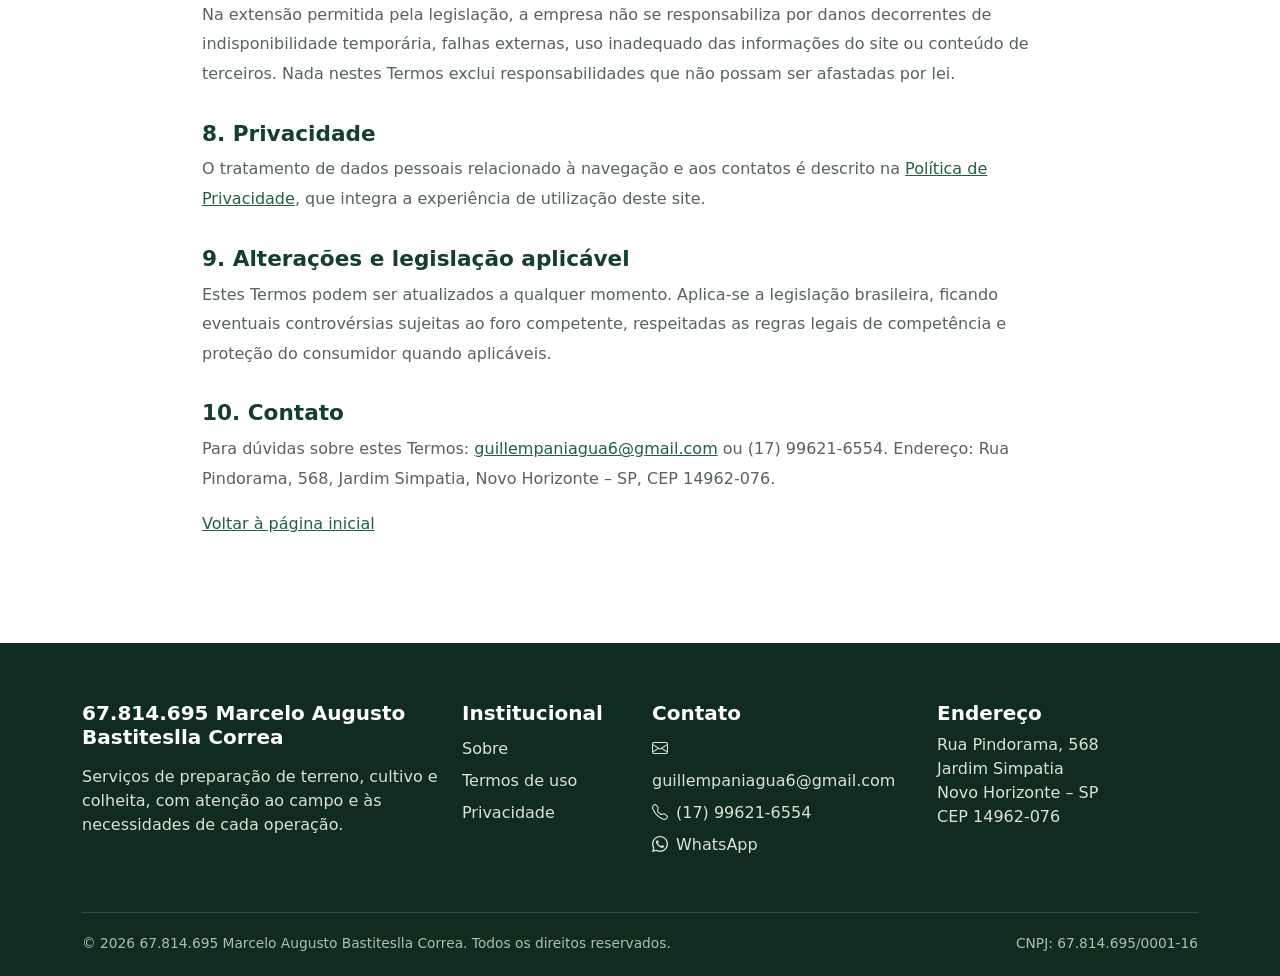
<file: termos-de-uso.html>
<!doctype html><html lang="pt-BR"><head>
<meta charset="utf-8"><meta name="viewport" content="width=device-width, initial-scale=1">
<meta name="theme-color" content="#153f2d">
<link href="https://cdn.jsdelivr.net/npm/bootstrap@5.3.3/dist/css/bootstrap.min.css" rel="stylesheet">
<link rel="stylesheet" href="https://cdn.jsdelivr.net/npm/bootstrap-icons@1.11.3/font/bootstrap-icons.min.css">
<link rel="stylesheet" href="styles.css">
<title>Termos de Uso | 67.814.695 Marcelo Augusto Bastiteslla Correa</title><meta name="description" content="Termos e condições de utilização do site institucional."></head><body>
<nav class="navbar navbar-expand-lg navbar-dark fixed-top">
 <div class="container"><a class="navbar-brand d-flex align-items-center" href="index.html"><span class="brand-mark"><i class="bi bi-flower1"></i></span>MARCELO AUGUSTO</a>
 <button class="navbar-toggler" type="button" data-bs-toggle="collapse" data-bs-target="#mainNav" aria-label="Abrir menu"><span class="navbar-toggler-icon"></span></button>
 <div class="collapse navbar-collapse" id="mainNav"><ul class="navbar-nav ms-auto align-items-lg-center gap-lg-2">
 <li class="nav-item"><a class="nav-link" href="index.html#inicio">Início</a></li><li class="nav-item"><a class="nav-link" href="index.html#servicos">Atividades</a></li><li class="nav-item"><a class="nav-link" href="sobre.html">Sobre</a></li><li class="nav-item"><a class="nav-link" href="index.html#contato">Contato</a></li>
 <li class="nav-item ms-lg-2"><a class="btn btn-field btn-sm" href="https://wa.me/5517996216554" target="_blank" rel="noopener"><i class="bi bi-whatsapp me-1"></i> Fale conosco</a></li>
 </ul></div></div></nav>

<header class="page-hero"><div class="container"><div class="eyebrow mb-3">Condições de utilização</div><h1>Termos de Uso</h1><p class="lead mb-0">Regras gerais para acesso e utilização deste site.</p></div></header>
<main class="section-pad"><div class="container legal-content"><p><strong>Última atualização: 2 de novembro de 2026.</strong></p><p>Estes Termos regulam o acesso ao site institucional de <strong>67.814.695 Marcelo Augusto Bastiteslla Correa</strong>, CNPJ 67.814.695/0001-16. Ao navegar pelo site, você declara que leu estas condições. Se não concordar, recomendamos que não utilize o site.</p>
<h2>1. Finalidade do site</h2><p>O site tem caráter institucional e informativo. Seu objetivo é apresentar a empresa, sua atividade econômica principal — serviço de preparação de terreno, cultivo e colheita — e seus canais de contato. As informações não constituem proposta comercial vinculante nem garantem disponibilidade imediata de atendimento.</p>
<h2>2. Solicitações e contratação</h2><p>O envio de mensagem, ligação ou contato por aplicativo não representa, por si só, contratação de serviço. Escopo, local, prazos, valores, condições operacionais e demais obrigações deverão ser combinados diretamente entre as partes e formalizados quando necessário.</p>
<h2>3. Uso adequado</h2><p>O visitante compromete-se a utilizar o site de forma lícita, sem tentar comprometer sua segurança, interferir em seu funcionamento, enviar conteúdo ilícito ou utilizar os canais de contato para fraude, abuso ou prática contrária à lei.</p>
<h2>4. Informações e disponibilidade</h2><p>Buscamos manter as informações claras e atualizadas, mas não garantimos que todo conteúdo esteja livre de erros ou permaneça disponível sem interrupções. A empresa poderá corrigir, atualizar ou remover conteúdos a qualquer momento.</p>
<h2>5. Propriedade intelectual</h2><p>Textos, identidade visual e elementos próprios do site são protegidos pela legislação aplicável. As fotografias utilizadas podem ser ilustrativas e não necessariamente representam serviços executados, propriedades atendidas, equipamentos próprios ou resultados específicos da empresa. Marcas e serviços de terceiros pertencem a seus respectivos titulares.</p>
<h2>6. Links e serviços de terceiros</h2><p>Links externos são disponibilizados para conveniência. A empresa não controla e não se responsabiliza pelo conteúdo, disponibilidade, políticas ou práticas de sites e aplicativos de terceiros. O uso desses serviços ocorre conforme os termos dos respectivos fornecedores.</p>
<h2>7. Limitação de responsabilidade</h2><p>Na extensão permitida pela legislação, a empresa não se responsabiliza por danos decorrentes de indisponibilidade temporária, falhas externas, uso inadequado das informações do site ou conteúdo de terceiros. Nada nestes Termos exclui responsabilidades que não possam ser afastadas por lei.</p>
<h2>8. Privacidade</h2><p>O tratamento de dados pessoais relacionado à navegação e aos contatos é descrito na <a href="politica-de-privacidade.html">Política de Privacidade</a>, que integra a experiência de utilização deste site.</p>
<h2>9. Alterações e legislação aplicável</h2><p>Estes Termos podem ser atualizados a qualquer momento. Aplica-se a legislação brasileira, ficando eventuais controvérsias sujeitas ao foro competente, respeitadas as regras legais de competência e proteção do consumidor quando aplicáveis.</p>
<h2>10. Contato</h2><p>Para dúvidas sobre estes Termos: <a href="mailto:guillempaniagua6@gmail.com">guillempaniagua6@gmail.com</a> ou (17) 99621-6554. Endereço: Rua Pindorama, 568, Jardim Simpatia, Novo Horizonte – SP, CEP 14962-076.</p><p><a href="index.html">Voltar à página inicial</a></p></div></main>
<footer><div class="container"><div class="row g-4">
 <div class="col-lg-4"><h5>67.814.695 Marcelo Augusto Bastiteslla Correa</h5><p class="mt-3">Serviços de preparação de terreno, cultivo e colheita, com atenção ao campo e às necessidades de cada operação.</p></div>
 <div class="col-6 col-lg-2"><h5>Institucional</h5><ul class="list-unstyled lh-lg"><li><a href="sobre.html">Sobre</a></li><li><a href="termos-de-uso.html">Termos de uso</a></li><li><a href="politica-de-privacidade.html">Privacidade</a></li></ul></div>
 <div class="col-6 col-lg-3"><h5>Contato</h5><ul class="list-unstyled lh-lg"><li><i class="bi bi-envelope me-2"></i><a href="mailto:guillempaniagua6@gmail.com">guillempaniagua6@gmail.com</a></li><li><i class="bi bi-telephone me-2"></i><a href="tel:+5517996216554">(17) 99621-6554</a></li><li><i class="bi bi-whatsapp me-2"></i><a href="https://wa.me/5517996216554" target="_blank" rel="noopener">WhatsApp</a></li></ul></div>
 <div class="col-lg-3"><h5>Endereço</h5><p>Rua Pindorama, 568<br>Jardim Simpatia<br>Novo Horizonte – SP<br>CEP 14962-076</p></div>
 </div><div class="footer-bottom d-flex flex-column flex-md-row justify-content-between gap-2"><span>© 2026 67.814.695 Marcelo Augusto Bastiteslla Correa. Todos os direitos reservados.</span><span>CNPJ: 67.814.695/0001-16</span></div></div></footer>
<script src="https://cdn.jsdelivr.net/npm/bootstrap@5.3.3/dist/js/bootstrap.bundle.min.js"></script>
</body></html>
</file>
<file: styles.css>
:root{--green:#153f2d;--green2:#1f6242;--lime:#a6c957;--gold:#e6b84b;--ink:#1d2a22;--muted:#65736a;--cream:#f5f6ef}
*{box-sizing:border-box}html{scroll-behavior:smooth}body{font-family:Inter,system-ui,-apple-system,"Segoe UI",sans-serif;color:var(--ink);background:#fff}
a{text-decoration:none}.navbar{background:rgba(17,48,34,.97)!important}.navbar-brand{font-weight:800;letter-spacing:.02em;color:#fff!important}.brand-mark{display:inline-grid;place-items:center;width:38px;height:38px;border-radius:12px;background:var(--lime);color:var(--green);margin-right:9px}
.nav-link{color:#e9f0e9!important;font-weight:600}.nav-link:hover{color:var(--lime)!important}
.hero{min-height:650px;display:flex;align-items:center;color:white;background:linear-gradient(90deg,rgba(10,35,24,.88),rgba(10,35,24,.56) 48%,rgba(10,35,24,.08)),url('assets/campo-solo.jpg') center/cover}
.hero-content{padding:115px 0 105px}.eyebrow{color:var(--lime);font-size:.78rem;font-weight:800;letter-spacing:.16em;text-transform:uppercase}.hero h1{font-size:clamp(2.6rem,5.2vw,4.8rem);line-height:1.04;font-weight:850;max-width:780px;letter-spacing:-.045em}.hero p{font-size:1.12rem;line-height:1.8;max-width:610px;color:#e5ece5}
.btn-field{background:var(--lime);border:0;color:#173b29;font-weight:800;padding:14px 23px;border-radius:8px}.btn-field:hover{background:#b9d975;color:#173b29}.btn-outline-light{padding:13px 22px;border-radius:8px;font-weight:700}
.section-pad{padding:88px 0}.section-kicker{color:var(--green2);font-size:.76rem;letter-spacing:.15em;text-transform:uppercase;font-weight:850}.section-title{font-size:clamp(2rem,3.3vw,3.15rem);font-weight:850;letter-spacing:-.04em;color:var(--green);line-height:1.12}.lead-copy{color:var(--muted);line-height:1.85}
.feature-card{height:100%;border:1px solid #e8ede6;border-radius:16px;padding:28px;background:white;transition:.25s}.feature-card:hover{transform:translateY(-5px);box-shadow:0 18px 40px rgba(24,65,43,.10)}.icon-box{width:52px;height:52px;display:grid;place-items:center;border-radius:14px;background:#edf4e5;color:var(--green2);font-size:1.45rem;margin-bottom:20px}
.photo-card{height:100%;overflow:hidden;border-radius:18px;background:#edf1e9}.photo-card img{width:100%;height:280px;object-fit:cover;display:block}.photo-card .photo-caption{padding:20px 22px}.photo-caption h3{font-size:1.12rem;color:var(--green);font-weight:800}
.band{background:var(--green);color:white}.band .section-title{color:white}.band p{color:#d8e4da}.stat{border-left:2px solid var(--lime);padding-left:18px}.stat strong{display:block;font-size:2rem;color:white}.stat span{color:#d5e2d8;font-size:.9rem}
.cta{background:linear-gradient(120deg,#1d5a3c,#123b2a);border-radius:22px;padding:48px;color:white}.cta h2{font-weight:850;font-size:clamp(1.8rem,3vw,2.7rem)}.cta p{color:#d9e7dc}
footer{background:#102b20;color:#d8e3da;padding:58px 0 22px}footer h5{color:white;font-weight:800}footer a{color:#d8e3da}footer a:hover{color:var(--lime)}.footer-bottom{border-top:1px solid rgba(255,255,255,.14);margin-top:35px;padding-top:20px;color:#aebfb2;font-size:.86rem}
.page-hero{background:linear-gradient(120deg,#153f2d,#286747);color:#fff;padding:125px 0 65px}.page-hero h1{font-size:clamp(2.4rem,4vw,3.8rem);font-weight:850}.legal-content{max-width:900px}.legal-content h2{font-size:1.35rem;color:var(--green);font-weight:800;margin-top:32px}.legal-content p,.legal-content li{color:#56645b;line-height:1.85}.legal-content a{color:var(--green2);text-decoration:underline}
@media(max-width:767px){.hero{min-height:610px}.hero-content{padding:105px 0 80px}.section-pad{padding:65px 0}.cta{padding:30px 24px}.photo-card img{height:230px}}
</file>
